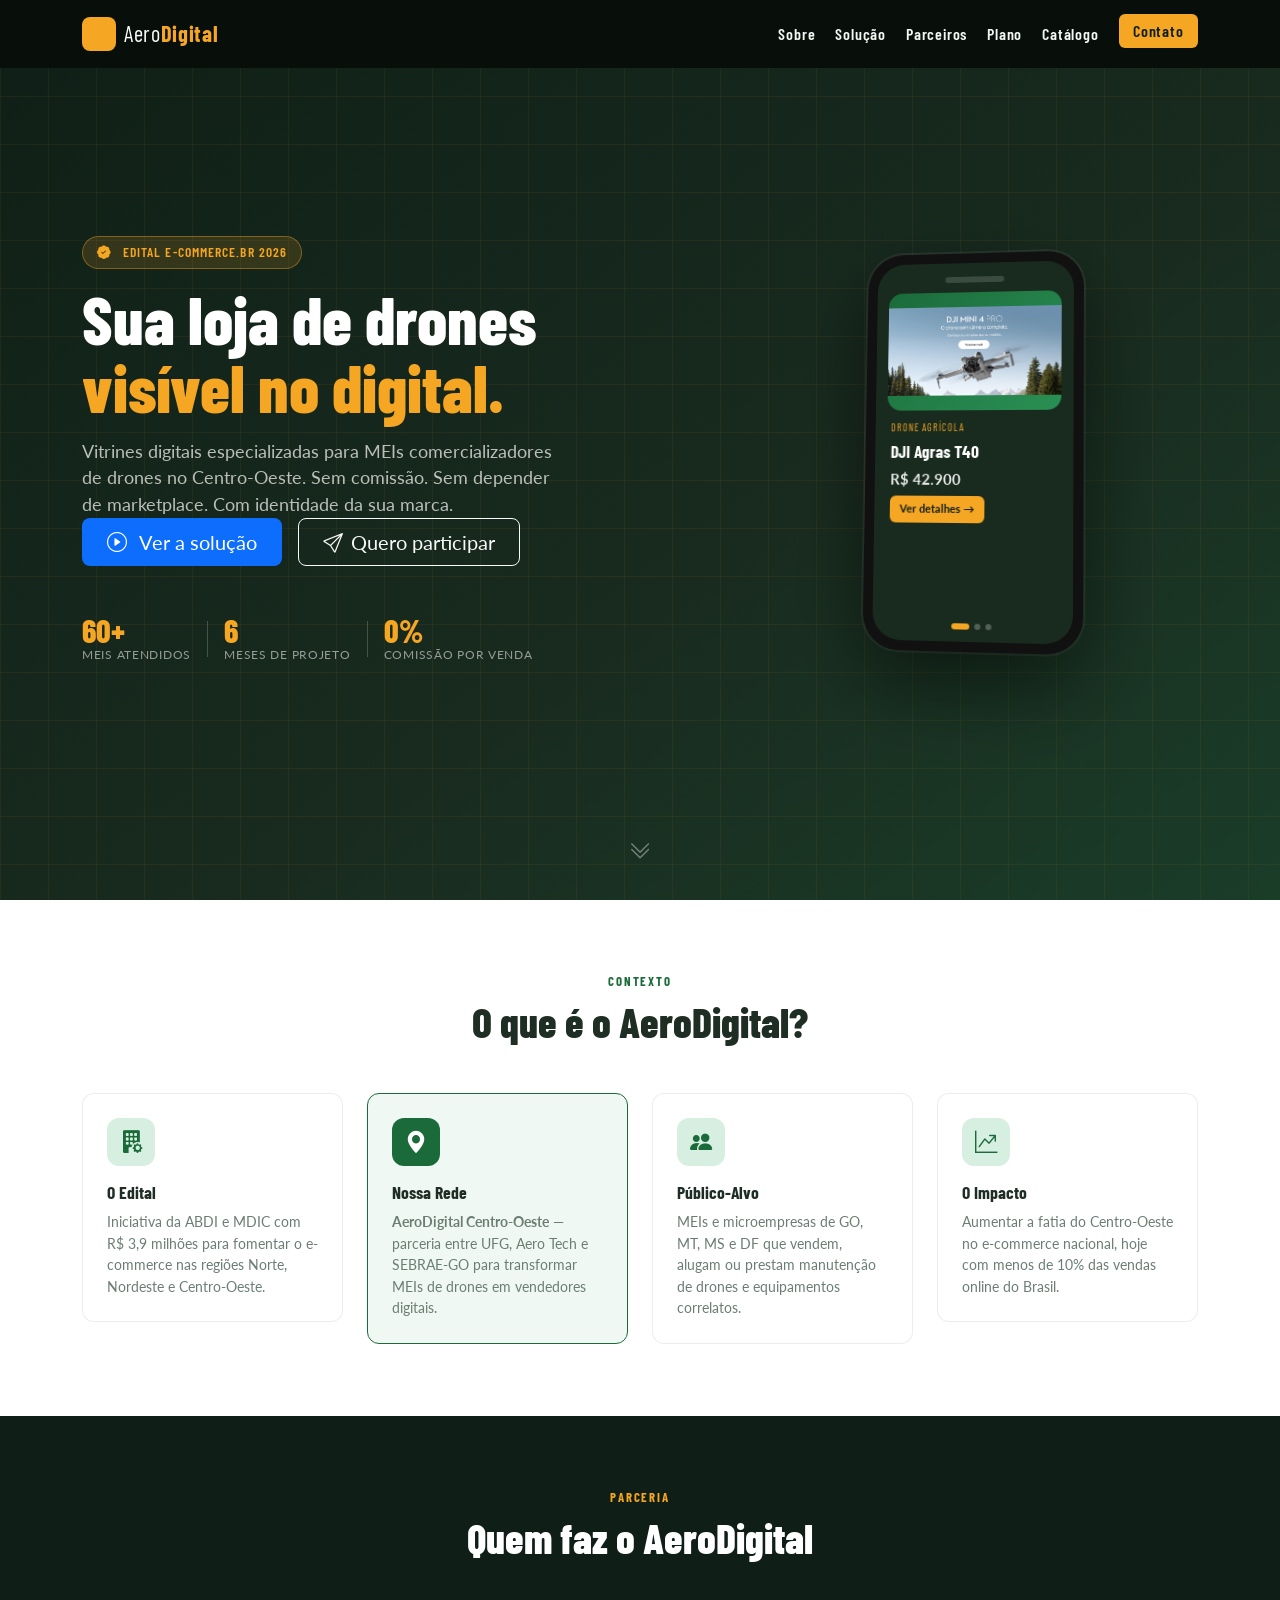
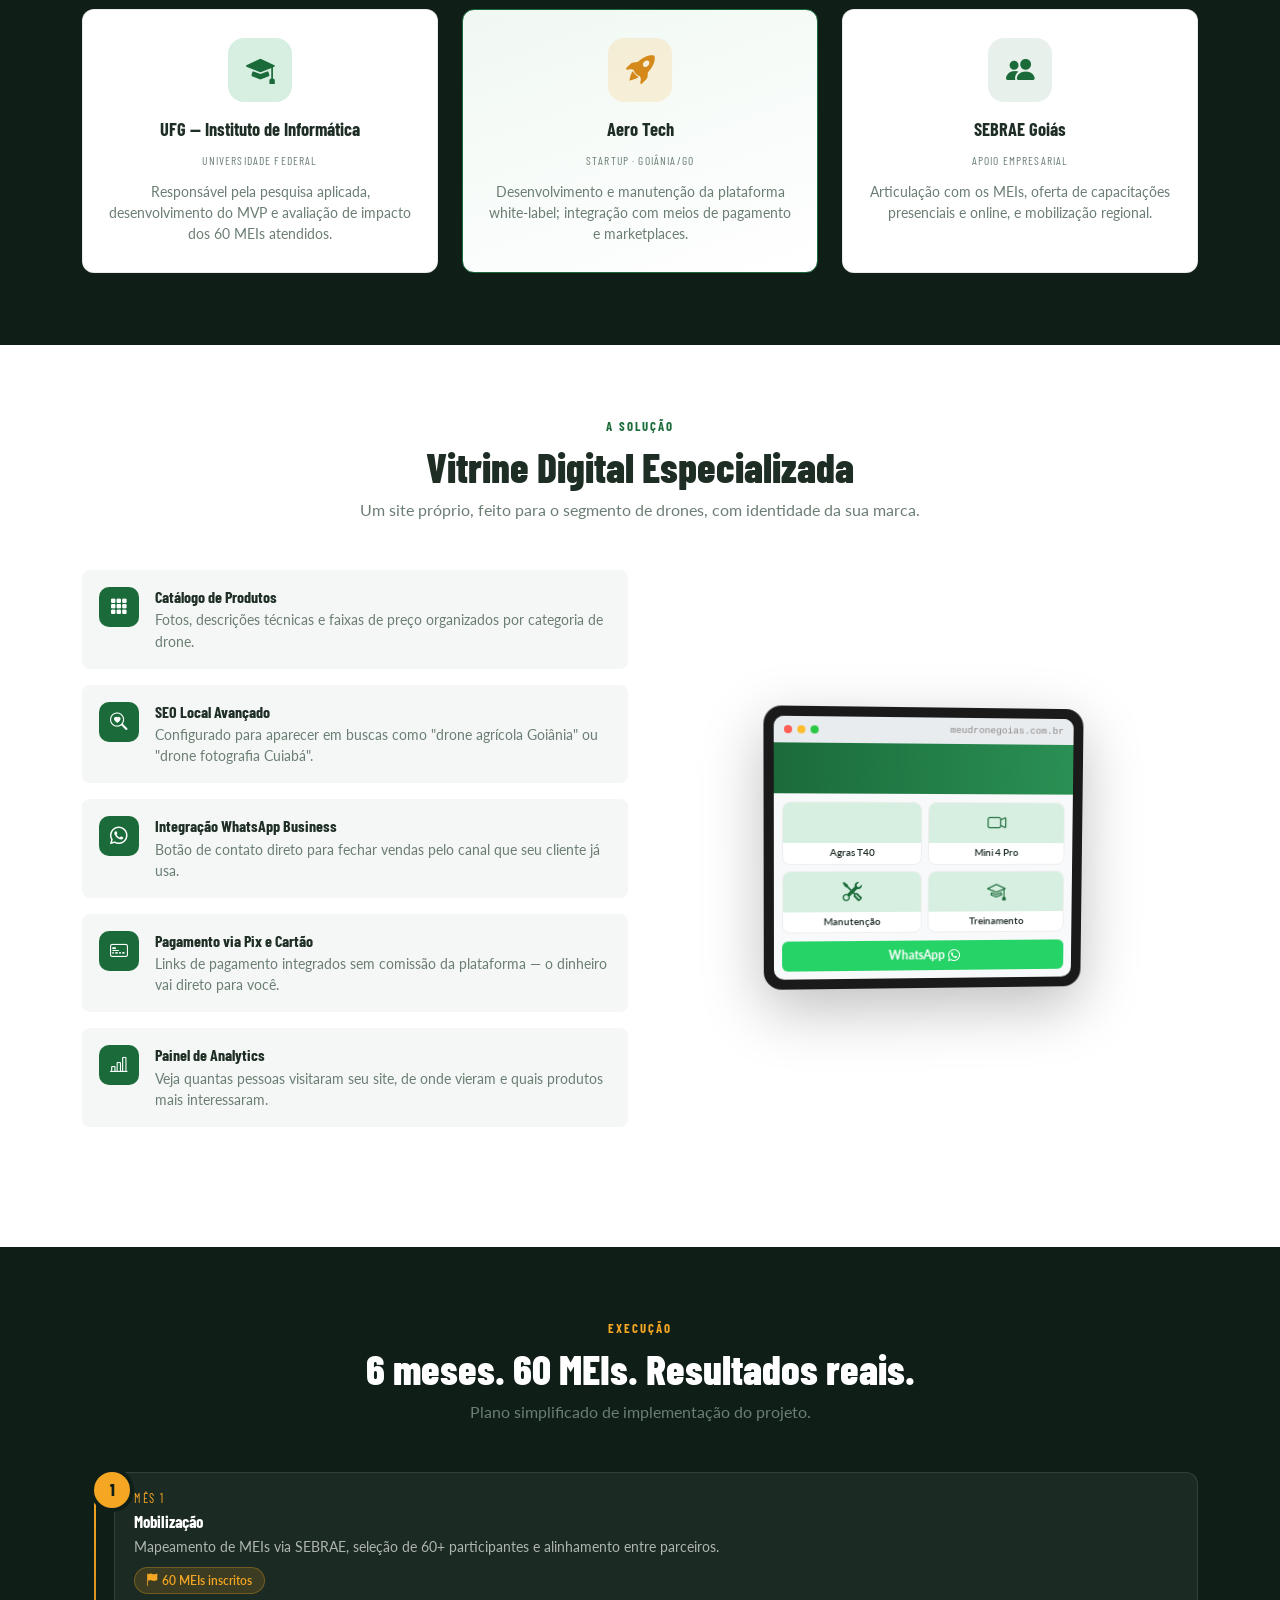
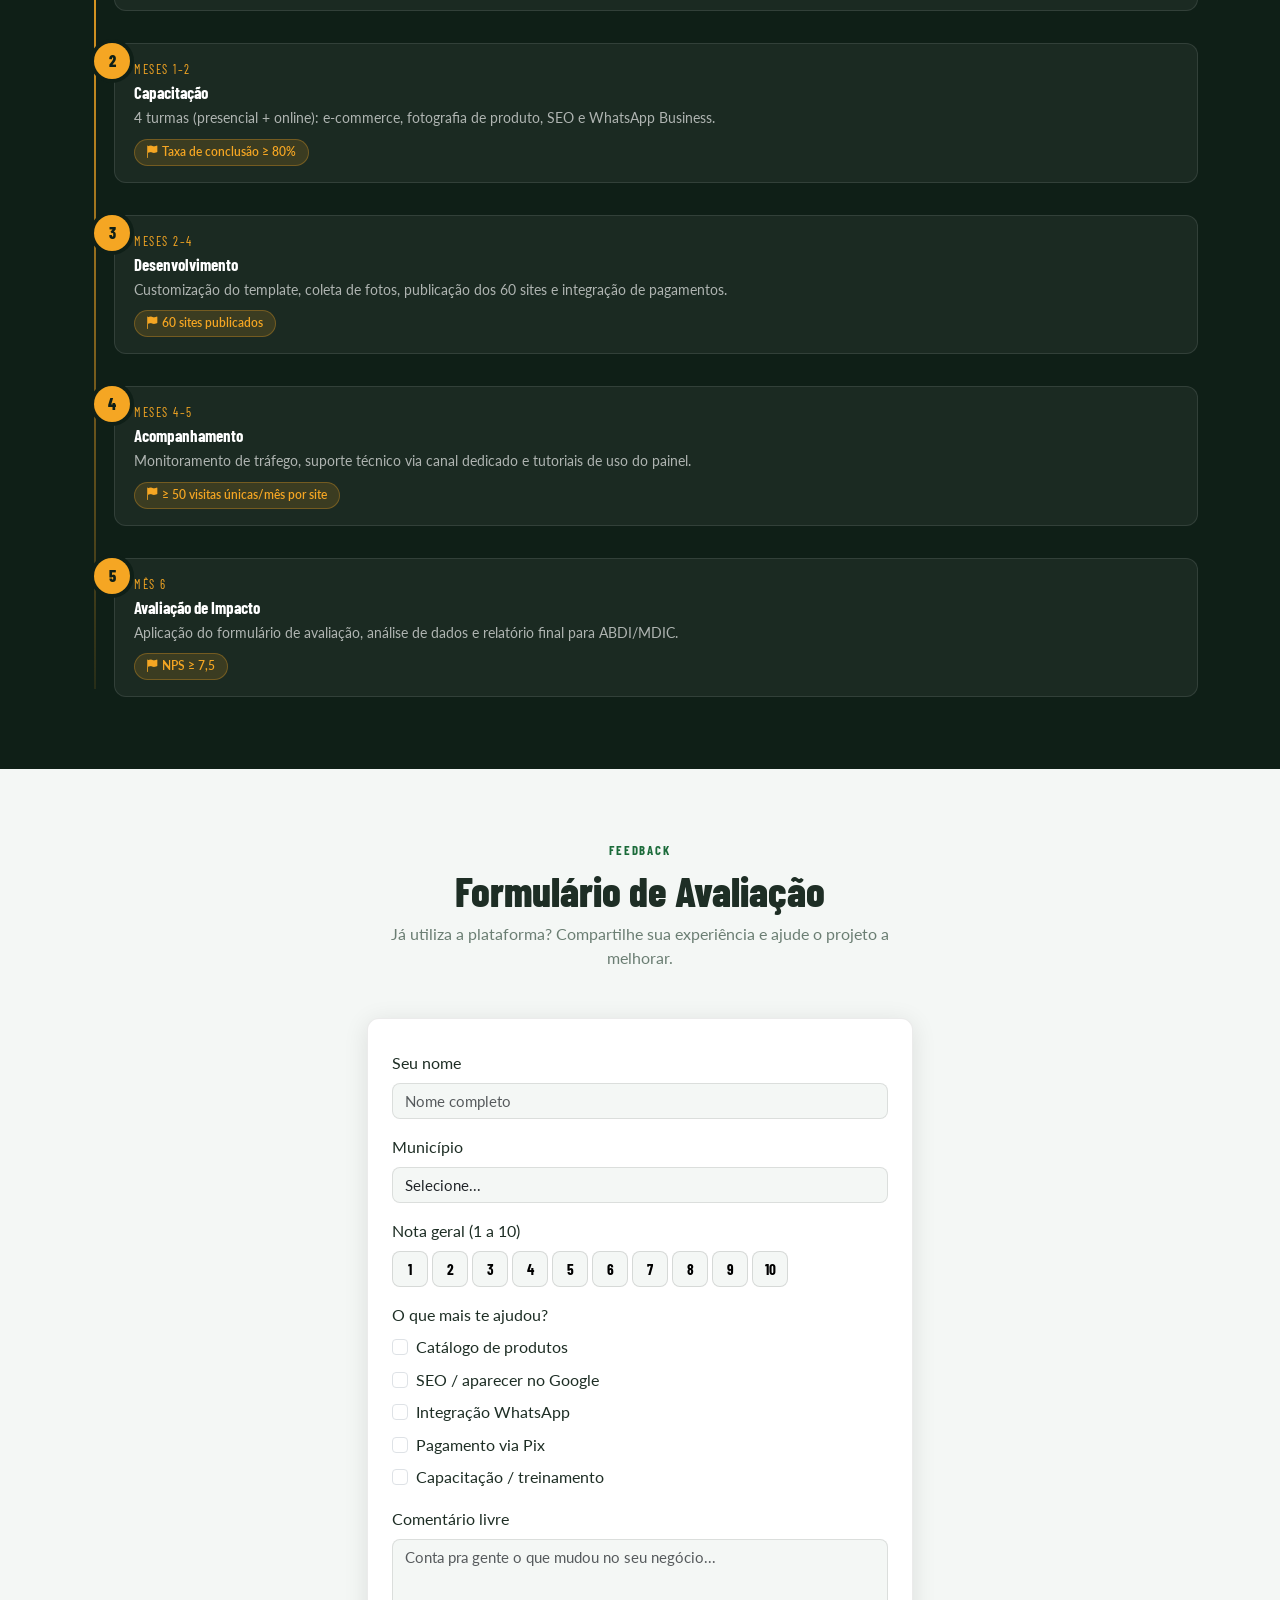
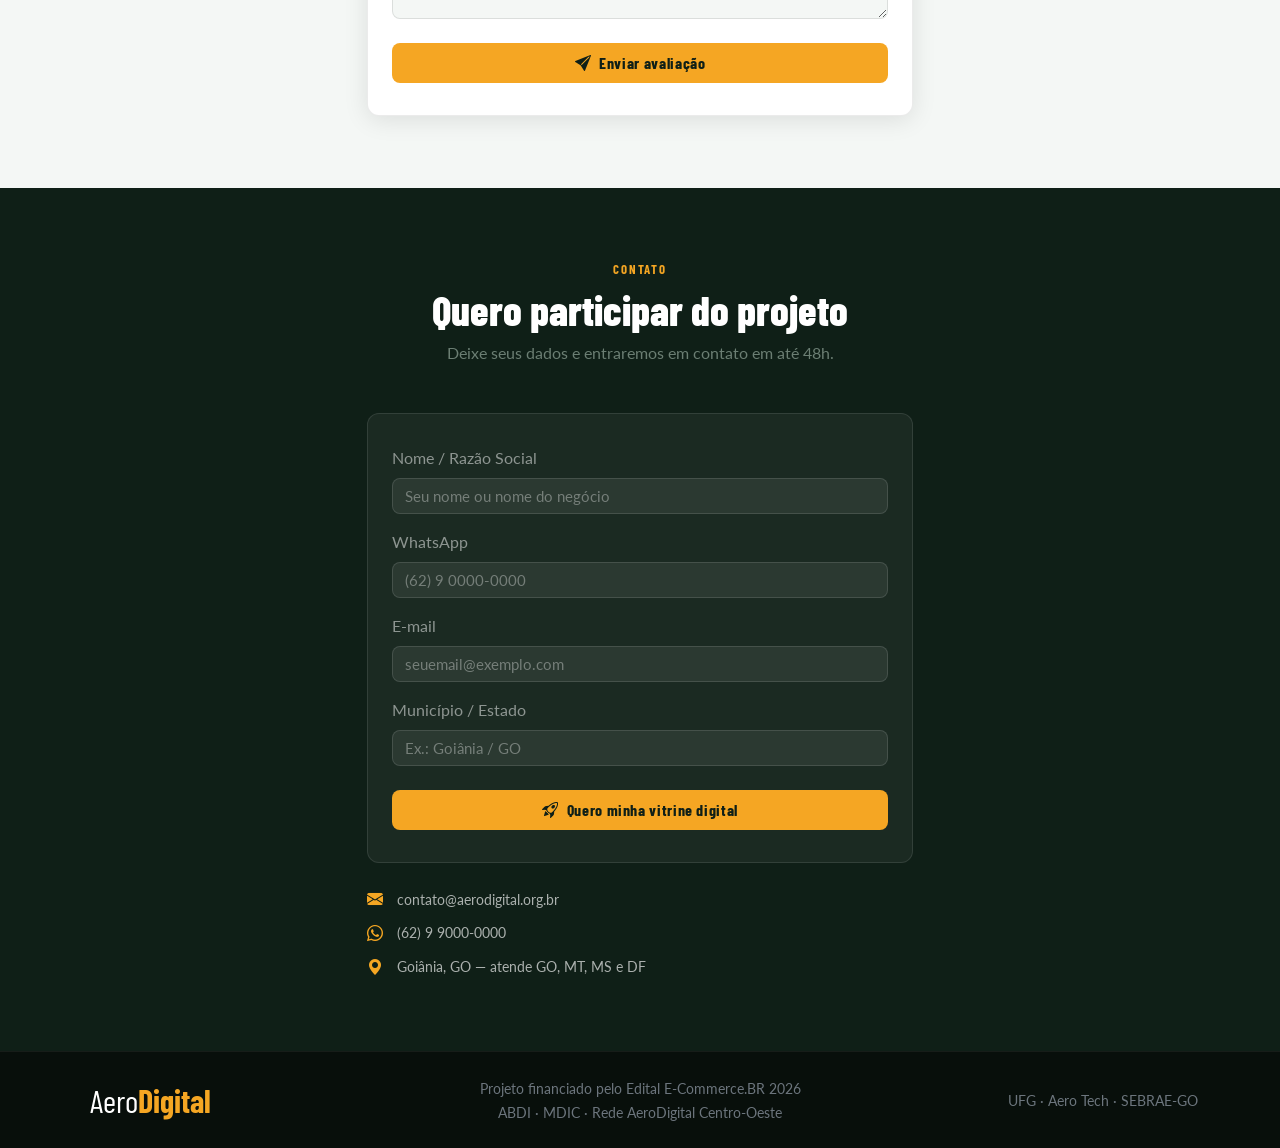
<file: index.html>
<!DOCTYPE html>
<html lang="pt-BR">
<head>
  <meta charset="UTF-8" />
  <meta name="viewport" content="width=device-width, initial-scale=1.0" />
  <meta name="description" content="AeroDigital Centro-Oeste — Vitrines digitais para MEIs de drones no Centro-Oeste brasileiro." />
  <title>AeroDigital Centro-Oeste</title>

  <!-- Bootstrap 5 -->
  <link href="https://cdn.jsdelivr.net/npm/bootstrap@5.3.3/dist/css/bootstrap.min.css" rel="stylesheet" />
  <!-- Bootstrap Icons -->
  <link href="https://cdn.jsdelivr.net/npm/bootstrap-icons@1.11.3/font/bootstrap-icons.min.css" rel="stylesheet" />
  <!-- Google Fonts -->
  <link href="https://fonts.googleapis.com/css2?family=Barlow+Condensed:wght@400;600;700;800&family=Lato:wght@300;400;700&display=swap" rel="stylesheet" />
  <!-- Custom CSS -->
  <link rel="stylesheet" href="style.css" />
</head>
<body>

<!-- ════════════════════════════════════════════
     NAVBAR
════════════════════════════════════════════ -->
<nav class="navbar navbar-expand-lg navbar-dark fixed-top" id="mainNav">
  <div class="container">
    <a class="navbar-brand d-flex align-items-center gap-2" href="#hero">
      <span class="brand-icon"><i class="bi bi-drone"></i></span>
      <span>Aero<strong>Digital</strong></span>
    </a>
    <button class="navbar-toggler border-0" type="button"
      data-bs-toggle="collapse" data-bs-target="#navbarNav"
      aria-controls="navbarNav" aria-expanded="false" aria-label="Menu">
      <span class="navbar-toggler-icon"></span>
    </button>
    <div class="collapse navbar-collapse" id="navbarNav">
      <ul class="navbar-nav ms-auto gap-lg-1">
        <li class="nav-item">
          <a class="nav-link" href="#sobre">Sobre</a></li>
        <li class="nav-item">
          <a class="nav-link" href="#solucao">Solução</a></li>
        <li class="nav-item">
          <a class="nav-link" href="#parceiros">Parceiros</a></li>
        <li class="nav-item">
          <a class="nav-link" href="#plano">Plano</a></li>
        <li class="nav-item">
          <a class="nav-link" href="/catalogo.html">Catálogo</a></li>
        <li class="nav-item ms-lg-2">
          <a class="nav-link btn-nav" href="#contato">Contato</a>
        </li>
      </ul>
    </div>
  </div>
</nav>

<!-- ════════════════════════════════════════════
     HERO
════════════════════════════════════════════ -->
<section id="hero" class="hero-section d-flex align-items-center">
  <div class="hero-grid-overlay"></div>
  <div class="container position-relative z-1">
    <div class="row align-items-center min-vh-100 py-5">
      <div class="col-12 col-lg-7 text-center text-lg-start">
        <div class="hero-badge mb-3 animate-fade-up" style="--delay:.1s">
          <i class="bi bi-patch-check-fill me-1"></i> Edital E-Commerce.BR 2026
        </div>
        <h1 class="hero-title animate-fade-up" style="--delay:.2s">
          Sua loja de drones<br/>
          <span class="text-accent">visível no digital.</span>
        </h1>
        <p class="hero-sub animate-fade-up" style="--delay:.3s">
          Vitrines digitais especializadas para MEIs comercializadores de
          drones no Centro-Oeste. Sem comissão. Sem depender de marketplace.
          Com identidade da sua marca.
        </p>
        <div class="d-flex flex-column flex-sm-row gap-3 justify-content-center justify-content-lg-start animate-fade-up" style="--delay:.4s">
          <a href="#solucao" class="btn bg-primary btn-lg px-4 text-white">
            <i class="bi bi-play-circle me-2"></i> Ver a solução
          </a>
          <a href="#contato" class="btn btn-outline-light btn-lg px-4">
            <i class="bi bi-send me-2"></i>Quero participar
          </a>
        </div>
        <div class="hero-stats mt-5 animate-fade-up" style="--delay:.5s">
          <div class="stat-item">
            <span class="stat-num">60+</span>
            <span class="stat-label">MEIs atendidos</span>
          </div>
          <div class="stat-divider"></div>
          <div class="stat-item">
            <span class="stat-num">6</span>
            <span class="stat-label">meses de projeto</span>
          </div>
          <div class="stat-divider"></div>
          <div class="stat-item">
            <span class="stat-num">0%</span>
            <span class="stat-label">comissão por venda</span>
          </div>
        </div>
      </div>
      <div class="col-12 col-lg-5 d-flex justify-content-center mt-5 mt-lg-0 animate-fade-up" style="--delay:.35s">
        <div class="hero-phone-mockup">
          <div class="phone-frame">
            <div class="phone-screen">
              <div class="mockup-bar"></div>
              <div class="mockup-img-placeholder">
                <img src="imagemdrone4.webp" alt="">
                <i class="bi bi-drone"></i>
              </div>
              <div class="mockup-content">
                <div class="mkp-tag">Drone Agrícola</div>
                <div class="mkp-title">DJI Agras T40</div>
                <div class="mkp-price">R$ 42.900</div>
                <div class="mkp-btn">Ver detalhes →</div>
              </div>
              <div class="mockup-nav-dots">
                <span class="dot active"></span>
                <span class="dot"></span>
                <span class="dot"></span>
              </div>
            </div>
          </div>
        </div>
      </div>
    </div>
  </div>
  <a href="#sobre" class="scroll-down-arrow">
    <i class="bi bi-chevron-double-down"></i>
  </a>
</section>

<!-- ════════════════════════════════════════════
     SOBRE — Contexto do edital
════════════════════════════════════════════ -->
<section id="sobre" class="section-light py-5">
  <div class="container py-4">
    <div class="section-label text-center mb-2">Contexto</div>
    <h2 class="section-title text-center mb-5">O que é o AeroDigital?</h2>
    <div class="row g-4 align-items-start">
      <div class="col-12 col-md-6 col-lg-3">
        <div class="context-card h-100">
          <div class="cc-icon"><i class="bi bi-building-fill-gear"></i></div>
          <h5>O Edital</h5>
          <p>Iniciativa da ABDI e MDIC com R$ 3,9 milhões para fomentar o e-commerce nas regiões Norte, Nordeste e Centro-Oeste.</p>
        </div>
      </div>
      <div class="col-12 col-md-6 col-lg-3">
        <div class="context-card h-100 featured">
          <div class="cc-icon"><i class="bi bi-geo-alt-fill"></i></div>
          <h5>Nossa Rede</h5>
          <p><strong>AeroDigital Centro-Oeste</strong> — parceria entre UFG, Aero Tech e SEBRAE-GO para transformar MEIs de drones em vendedores digitais.</p>
        </div>
      </div>
      <div class="col-12 col-md-6 col-lg-3">
        <div class="context-card h-100">
          <div class="cc-icon"><i class="bi bi-people-fill"></i></div>
          <h5>Público-Alvo</h5>
          <p>MEIs e microempresas de GO, MT, MS e DF que vendem, alugam ou prestam manutenção de drones e equipamentos correlatos.</p>
        </div>
      </div>
      <div class="col-12 col-md-6 col-lg-3">
        <div class="context-card h-100">
          <div class="cc-icon"><i class="bi bi-graph-up-arrow"></i></div>
          <h5>O Impacto</h5>
          <p>Aumentar a fatia do Centro-Oeste no e-commerce nacional, hoje com menos de 10% das vendas online do Brasil.</p>
        </div>
      </div>
    </div>
  </div>
</section>
<!--
<section id="problema" class="section-dark py-5">
  <div class="container py-4">
    <div class="section-label text-center mb-2" style="color:var(--accent)">O Problema</div>
    <h2 class="section-title text-center text-white mb-2">A invisibilidade digital dos MEIs</h2>
    <p class="section-sub text-center mb-5">
      O mercado de drones cresce 40% ao ano — mas os MEIs do Centro-Oeste ficam de fora.
    </p>
    <div class="row g-4 mb-5">
      <div class="col-12 col-sm-6 col-lg-3">
        <div class="stat-card">
          <div class="sc-number">&lt;10%</div>
          <div class="sc-label">do e-commerce nacional vem do Norte + Nordeste + Centro-Oeste (Webshoppers 49, 2024)</div>
        </div>
      </div>
      <div class="col-12 col-sm-6 col-lg-3">
        <div class="stat-card">
          <div class="sc-number">12%</div>
          <div class="sc-label">dos MEIs do Centro-Oeste têm site ou loja virtual própria (SEBRAE, 2023)</div>
        </div>
      </div>
      <div class="col-12 col-sm-6 col-lg-3">
        <div class="stat-card">
          <div class="sc-number">2,4×</div>
          <div class="sc-label">maior é o prazo médio de entrega no Norte vs Sudeste (ABECOM, 2023)</div>
        </div>
      </div>
      <div class="col-12 col-sm-6 col-lg-3">
        <div class="stat-card">
          <div class="sc-number">70%</div>
          <div class="sc-label">das vendas online concentradas apenas no Sudeste (NielsenIQ | Ebit, 2024)</div>
        </div>
      </div>
    </div>
    <div class="problem-quote">
      <i class="bi bi-quote quote-icon"></i>
      <p>
        "Sem presença online, o MEI de drones do Centro-Oeste não consegue comunicar
        o que o diferencia das grandes plataformas: assistência técnica local,
        conhecimento do terreno regional e atendimento personalizado."
      </p>
    </div>
  </div>
</section> -->

<!-- ════════════════════════════════════════════
     PARCEIROS
════════════════════════════════════════════ -->
<section id="parceiros" class="section-dark py-5">
  <div class="container py-4">
    <div class="section-label text-center mb-2" style="color:var(--accent)">Parceria</div>
    <h2 class="section-title text-center text-white mb-5">Quem faz o AeroDigital</h2>
    <div class="row g-4 justify-content-center">
      <div class="col-12 col-md-4">
        <div class="partner-card h-100">
          <div class="pc-icon academic"><i class="bi bi-mortarboard-fill"></i></div>
          <h5>UFG — Instituto de Informática</h5>
          <span class="pc-tag">Universidade Federal</span>
          <p>Responsável pela pesquisa aplicada, desenvolvimento do MVP e avaliação de impacto dos 60 MEIs atendidos.</p>
        </div>
      </div>
      <div class="col-12 col-md-4">
        <div class="partner-card featured h-100">
          <div class="pc-icon startup"><i class="bi bi-rocket-takeoff-fill"></i></div>
          <h5>Aero Tech</h5>
          <span class="pc-tag">Startup · Goiânia/GO</span>
          <p>Desenvolvimento e manutenção da plataforma white-label; integração com meios de pagamento e marketplaces.</p>
        </div>
      </div>
      <div class="col-12 col-md-4">
        <div class="partner-card h-100">
          <div class="pc-icon support"><i class="bi bi-people-fill"></i></div>
          <h5>SEBRAE Goiás</h5>
          <span class="pc-tag">Apoio Empresarial</span>
          <p>Articulação com os MEIs, oferta de capacitações presenciais e online, e mobilização regional.</p>
        </div>
      </div>
    </div>
  </div>
</section>



<!-- ════════════════════════════════════════════
     SOLUÇÃO — MVP + funcionalidades
════════════════════════════════════════════ -->
<section id="solucao" class="section-white py-5">
  <div class="container py-4">
    <div class="section-label text-center mb-2">A Solução</div>
    <h2 class="section-title text-center mb-2">Vitrine Digital Especializada</h2>
    <p class="section-sub text-center mb-5">
      Um site próprio, feito para o segmento de drones, com identidade da sua marca.
    </p>

    <div class="row g-4 align-items-center mb-5">
      <div class="col-12 col-lg-6 order-2 order-lg-1">
        <div class="feature-list">
          <div class="feature-item">
            <div class="fi-icon"><i class="bi bi-grid-3x3-gap-fill"></i></div>
            <div>
              <h6>Catálogo de Produtos</h6>
              <p>Fotos, descrições técnicas e faixas de preço organizados por categoria de drone.</p>
            </div>
          </div>
          <div class="feature-item">
            <div class="fi-icon"><i class="bi bi-search-heart"></i></div>
            <div>
              <h6>SEO Local Avançado</h6>
              <p>Configurado para aparecer em buscas como "drone agrícola Goiânia" ou "drone fotografia Cuiabá".</p>
            </div>
          </div>
          <div class="feature-item">
            <div class="fi-icon"><i class="bi bi-whatsapp"></i></div>
            <div>
              <h6>Integração WhatsApp Business</h6>
              <p>Botão de contato direto para fechar vendas pelo canal que seu cliente já usa.</p>
            </div>
          </div>
          <div class="feature-item">
            <div class="fi-icon"><i class="bi bi-credit-card-2-front"></i></div>
            <div>
              <h6>Pagamento via Pix e Cartão</h6>
              <p>Links de pagamento integrados sem comissão da plataforma — o dinheiro vai direto para você.</p>
            </div>
          </div>
          <div class="feature-item">
            <div class="fi-icon"><i class="bi bi-bar-chart-line"></i></div>
            <div>
              <h6>Painel de Analytics</h6>
              <p>Veja quantas pessoas visitaram seu site, de onde vieram e quais produtos mais interessaram.</p>
            </div>
          </div>
        </div>
      </div>
      <div class="col-12 col-lg-6 order-1 order-lg-2 d-flex justify-content-center">
        <div class="tablet-mockup">
          <div class="tablet-frame">
            <div class="tablet-screen">
              <div class="tab-header">
                <span class="tab-dot red"></span>
                <span class="tab-dot yellow"></span>
                <span class="tab-dot green"></span>
                <span class="tab-url">meudronegoias.com.br</span>
              </div>
              <div class="tab-hero-strip"></div>
              <div class="tab-grid">
                <div class="tab-card"><div class="tab-card-img"><i class="bi bi-drone"></i></div><div class="tab-card-text">Agras T40</div></div>
                <div class="tab-card"><div class="tab-card-img"><i class="bi bi-camera-video"></i></div><div class="tab-card-text">Mini 4 Pro</div></div>
                <div class="tab-card"><div class="tab-card-img"><i class="bi bi-tools"></i></div><div class="tab-card-text">Manutenção</div></div>
                <div class="tab-card"><div class="tab-card-img"><i class="bi bi-mortarboard"></i></div><div class="tab-card-text">Treinamento</div></div>
              </div>
              <div class="tab-cta">WhatsApp <i class="bi bi-whatsapp"></i></div>
            </div>
          </div>
        </div>
      </div>
    </div>
  </div>
</section>
<!--  ════════════════════════════════════════════
     DIFERENCIAIS — tabela comparativa
════════════════════════════════════════════ 
<section id="diferenciais" class="section-mid py-5">
  <div class="container py-4">
    <div class="section-label text-center mb-2">Por que escolher?</div>
    <h2 class="section-title text-center mb-2">AeroDigital vs. alternativas</h2>
    <p class="section-sub text-center mb-5">
      Por que um site próprio é melhor do que Instagram ou Mercado Livre para vender drones?
    </p>

    <div class="table-responsive diff-table-wrap">
      <table class="table diff-table text-center align-middle">
        <thead>
          <tr>
            <th class="text-start">Critério</th>
            <th><i class="bi bi-instagram me-1"></i>Instagram</th>
            <th><i class="bi bi-shop me-1"></i>Mercado Livre</th>
            <th class="highlight-col"><i class="bi bi-drone me-1"></i>AeroDigital</th>
          </tr>
        </thead>
        <tbody>
          <tr>
            <td class="text-start fw-semibold">Identidade da marca</td>
            <td><i class="bi bi-dash-circle text-warning"></i><br/><small>Limitada</small></td>
            <td><i class="bi bi-x-circle text-danger"></i><br/><small>Nenhuma</small></td>
            <td class="highlight-col"><i class="bi bi-check-circle-fill text-success"></i><br/><small>Site próprio</small></td>
          </tr>
          <tr>
            <td class="text-start fw-semibold">Dados dos clientes</td>
            <td><i class="bi bi-x-circle text-danger"></i><br/><small>Da Meta</small></td>
            <td><i class="bi bi-x-circle text-danger"></i><br/><small>Do marketplace</small></td>
            <td class="highlight-col"><i class="bi bi-check-circle-fill text-success"></i><br/><small>100% seus</small></td>
          </tr>
          <tr>
            <td class="text-start fw-semibold">Comissão por venda</td>
            <td><i class="bi bi-dash-circle text-warning"></i><br/><small>Alcance pago</small></td>
            <td><i class="bi bi-x-circle text-danger"></i><br/><small>12–22%</small></td>
            <td class="highlight-col"><i class="bi bi-check-circle-fill text-success"></i><br/><small>Zero</small></td>
          </tr>
          <tr>
            <td class="text-start fw-semibold">SEO local (Google)</td>
            <td><i class="bi bi-x-circle text-danger"></i><br/><small>Não aparece</small></td>
            <td><i class="bi bi-dash-circle text-warning"></i><br/><small>Ranqueia o site deles</small></td>
            <td class="highlight-col"><i class="bi bi-check-circle-fill text-success"></i><br/><small>"drone Goiânia"</small></td>
          </tr>
          <tr>
            <td class="text-start fw-semibold">Nicho de drones</td>
            <td><i class="bi bi-x-circle text-danger"></i><br/><small>Genérico</small></td>
            <td><i class="bi bi-x-circle text-danger"></i><br/><small>Alta concorrência</small></td>
            <td class="highlight-col"><i class="bi bi-check-circle-fill text-success"></i><br/><small>100% especializado</small></td>
          </tr>
          <tr>
            <td class="text-start fw-semibold">Autonomia do MEI</td>
            <td><i class="bi bi-dash-circle text-warning"></i><br/><small>Dep. de algoritmo</small></td>
            <td><i class="bi bi-dash-circle text-warning"></i><br/><small>Sujeito a bloqueios</small></td>
            <td class="highlight-col"><i class="bi bi-check-circle-fill text-success"></i><br/><small>Painel próprio</small></td>
          </tr>
        </tbody>
      </table>
    </div>

    <div class="insight-box mt-4">
      <i class="bi bi-lightbulb-fill me-2"></i>
      <span>O comprador de drone agrícola no Centro-Oeste valoriza suporte técnico local e assistência presencial.
      Essas vantagens só ficam visíveis em um site próprio — nunca dentro de um marketplace.</span>
    </div>
  </div>
</section>
 -->

<!-- ════════════════════════════════════════════
     PLANO DE EXECUÇÃO — timeline
════════════════════════════════════════════ -->
<section id="plano" class="section-dark py-5">
  <div class="container py-4">
    <div class="section-label text-center mb-2" style="color:var(--accent)">Execução</div>
    <h2 class="section-title text-center text-white mb-2">6 meses. 60 MEIs. Resultados reais.</h2>
    <p class="section-sub text-center mb-5">Plano simplificado de implementação do projeto.</p>

    <div class="timeline">
      <div class="tl-item">
        <div class="tl-marker">1</div>
        <div class="tl-content">
          <div class="tl-phase">Mês 1</div>
          <h6>Mobilização</h6>
          <p>Mapeamento de MEIs via SEBRAE, seleção de 60+ participantes e alinhamento entre parceiros.</p>
          <div class="tl-kpi"><i class="bi bi-flag-fill me-1"></i>60 MEIs inscritos</div>
        </div>
      </div>
      <div class="tl-item">
        <div class="tl-marker">2</div>
        <div class="tl-content">
          <div class="tl-phase">Meses 1–2</div>
          <h6>Capacitação</h6>
          <p>4 turmas (presencial + online): e-commerce, fotografia de produto, SEO e WhatsApp Business.</p>
          <div class="tl-kpi"><i class="bi bi-flag-fill me-1"></i>Taxa de conclusão ≥ 80%</div>
        </div>
      </div>
      <div class="tl-item">
        <div class="tl-marker">3</div>
        <div class="tl-content">
          <div class="tl-phase">Meses 2–4</div>
          <h6>Desenvolvimento</h6>
          <p>Customização do template, coleta de fotos, publicação dos 60 sites e integração de pagamentos.</p>
          <div class="tl-kpi"><i class="bi bi-flag-fill me-1"></i>60 sites publicados</div>
        </div>
      </div>
      <div class="tl-item">
        <div class="tl-marker">4</div>
        <div class="tl-content">
          <div class="tl-phase">Meses 4–5</div>
          <h6>Acompanhamento</h6>
          <p>Monitoramento de tráfego, suporte técnico via canal dedicado e tutoriais de uso do painel.</p>
          <div class="tl-kpi"><i class="bi bi-flag-fill me-1"></i>≥ 50 visitas únicas/mês por site</div>
        </div>
      </div>
      <div class="tl-item">
        <div class="tl-marker">5</div>
        <div class="tl-content">
          <div class="tl-phase">Mês 6</div>
          <h6>Avaliação de Impacto</h6>
          <p>Aplicação do formulário de avaliação, análise de dados e relatório final para ABDI/MDIC.</p>
          <div class="tl-kpi"><i class="bi bi-flag-fill me-1"></i>NPS ≥ 7,5</div>
        </div>
      </div>
    </div>
  </div>
</section>

<!-- ════════════════════════════════════════════
     AVALIAÇÃO — formulário
════════════════════════════════════════════ -->
<section id="avaliacao" class="section-mid py-5">
  <div class="container py-4">
    <div class="section-label text-center mb-2">Feedback</div>
    <h2 class="section-title text-center mb-2">Formulário de Avaliação</h2>
    <p class="section-sub text-center mb-5">
      Já utiliza a plataforma? Compartilhe sua experiência e ajude o projeto a melhorar.
    </p>
    <div class="row justify-content-center">
      <div class="col-12 col-md-8 col-lg-6">
        <div class="eval-form-card">
          <div id="formArea">
            <div class="mb-3">
              <label class="form-label">Seu nome</label>
              <input type="text" class="form-control custom-input" id="evalNome" placeholder="Nome completo" />
            </div>
            <div class="mb-3">
              <label class="form-label">Município</label>
              <select class="form-select custom-input" id="evalCidade">
                <option value="">Selecione...</option>
                <option>Goiânia / GO</option>
                <option>Brasília / DF</option>
                <option>Cuiabá / MT</option>
                <option>Campo Grande / MS</option>
                <option>Outro município</option>
              </select>
            </div>
            <div class="mb-3">
              <label class="form-label">Nota geral (1 a 10)</label>
              <div class="nps-scale" id="npsScale">
                <!-- gerado pelo JS -->
              </div>
            </div>
            <div class="mb-3">
              <label class="form-label">O que mais te ajudou?</label>
              <div class="check-group">
                <div class="form-check"><input class="form-check-input" type="checkbox" id="ch1"><label class="form-check-label" for="ch1">Catálogo de produtos</label></div>
                <div class="form-check"><input class="form-check-input" type="checkbox" id="ch2"><label class="form-check-label" for="ch2">SEO / aparecer no Google</label></div>
                <div class="form-check"><input class="form-check-input" type="checkbox" id="ch3"><label class="form-check-label" for="ch3">Integração WhatsApp</label></div>
                <div class="form-check"><input class="form-check-input" type="checkbox" id="ch4"><label class="form-check-label" for="ch4">Pagamento via Pix</label></div>
                <div class="form-check"><input class="form-check-input" type="checkbox" id="ch5"><label class="form-check-label" for="ch5">Capacitação / treinamento</label></div>
              </div>
            </div>
            <div class="mb-4">
              <label class="form-label">Comentário livre</label>
              <textarea class="form-control custom-input" id="evalComment" rows="3" placeholder="Conta pra gente o que mudou no seu negócio..."></textarea>
            </div>
            <button class="btn btn-accent w-100 py-2" onclick="submitForm()">
              <i class="bi bi-send-fill me-2"></i>Enviar avaliação
            </button>
          </div>
          <div id="formSuccess" class="text-center py-4 d-none">
            <div class="success-icon"><i class="bi bi-check-circle-fill"></i></div>
            <h5 class="mt-3 mb-2">Obrigado pelo seu feedback!</h5>
            <p class="text-muted">Sua avaliação foi registrada e vai ajudar a melhorar o projeto AeroDigital.</p>
            <button class="btn btn-outline-secondary mt-2" onclick="resetForm()">Enviar outra avaliação</button>
          </div>
        </div>
      </div>
    </div>
  </div>
</section>

<!-- ════════════════════════════════════════════
     CONTATO
════════════════════════════════════════════ -->
<section id="contato" class="section-dark py-5">
  <div class="container py-4">
    <div class="section-label text-center mb-2" style="color:var(--accent)">Contato</div>
    <h2 class="section-title text-center text-white mb-2">Quero participar do projeto</h2>
    <p class="section-sub text-center mb-5">Deixe seus dados e entraremos em contato em até 48h.</p>
    <div class="row justify-content-center">
      <div class="col-12 col-md-8 col-lg-6">
        <div class="contact-card">
          <div id="contactArea">
            <div class="mb-3">
              <label class="form-label text-white-50">Nome / Razão Social</label>
              <input type="text" class="form-control contact-input" id="cNome" placeholder="Seu nome ou nome do negócio" />
            </div>
            <div class="mb-3">
              <label class="form-label text-white-50">WhatsApp</label>
              <input type="tel" class="form-control contact-input" id="cWpp" placeholder="(62) 9 0000-0000" />
            </div>
            <div class="mb-3">
              <label class="form-label text-white-50">E-mail</label>
              <input type="email" class="form-control contact-input" id="cEmail" placeholder="seuemail@exemplo.com" />
            </div>
            <div class="mb-4">
              <label class="form-label text-white-50">Município / Estado</label>
              <input type="text" class="form-control contact-input" id="cCidade" placeholder="Ex.: Goiânia / GO" />
            </div>
            <button class="btn btn-accent w-100 py-2" onclick="submitContact()">
              <i class="bi bi-rocket-takeoff me-2"></i>Quero minha vitrine digital
            </button>
          </div>
          <div id="contactSuccess" class="text-center py-4 d-none">
            <div class="success-icon accent"><i class="bi bi-rocket-takeoff-fill"></i></div>
            <h5 class="text-white mt-3 mb-2">Cadastro recebido!</h5>
            <p class="text-white-50">Em breve um dos parceiros da Rede AeroDigital vai entrar em contato com você.</p>
          </div>
        </div>

        <div class="contact-info mt-4">
          <div class="ci-item">
            <i class="bi bi-envelope-fill"></i>
            <span>contato@aerodigital.org.br</span>
          </div>
          <div class="ci-item">
            <i class="bi bi-whatsapp"></i>
            <span>(62) 9 9000-0000</span>
          </div>
          <div class="ci-item">
            <i class="bi bi-geo-alt-fill"></i>
            <span>Goiânia, GO — atende GO, MT, MS e DF</span>
          </div>
        </div>
      </div>
    </div>
  </div>
</section>

<!-- ════════════════════════════════════════════
     FOOTER
════════════════════════════════════════════ -->
<footer class="main-footer py-4">
  <div class="container">
    <div class="row align-items-center gy-3">
      <div class="col-12 col-md-4 text-center text-md-start">
        <span class="footer-brand"><i class="bi bi-drone me-2"></i>Aero<strong>Digital</strong></span>
      </div>
      <div class="col-12 col-md-4 text-center">
        <small class="text-secondary ">Projeto financiado pelo Edital E-Commerce.BR 2026<br/>ABDI · MDIC · Rede AeroDigital Centro-Oeste</small>
      </div>
      <div class="col-12 col-md-4 text-center text-md-end">
        <small class="text-secondary">UFG · Aero Tech · SEBRAE-GO</small>
      </div>
    </div>
  </div>
</footer>

<!-- Bootstrap JS -->
<script src="https://cdn.jsdelivr.net/npm/bootstrap@5.3.3/dist/js/bootstrap.bundle.min.js"></script>
<!-- Custom JS -->
<script src="main.js"></script>
</body>
</html>
</file>
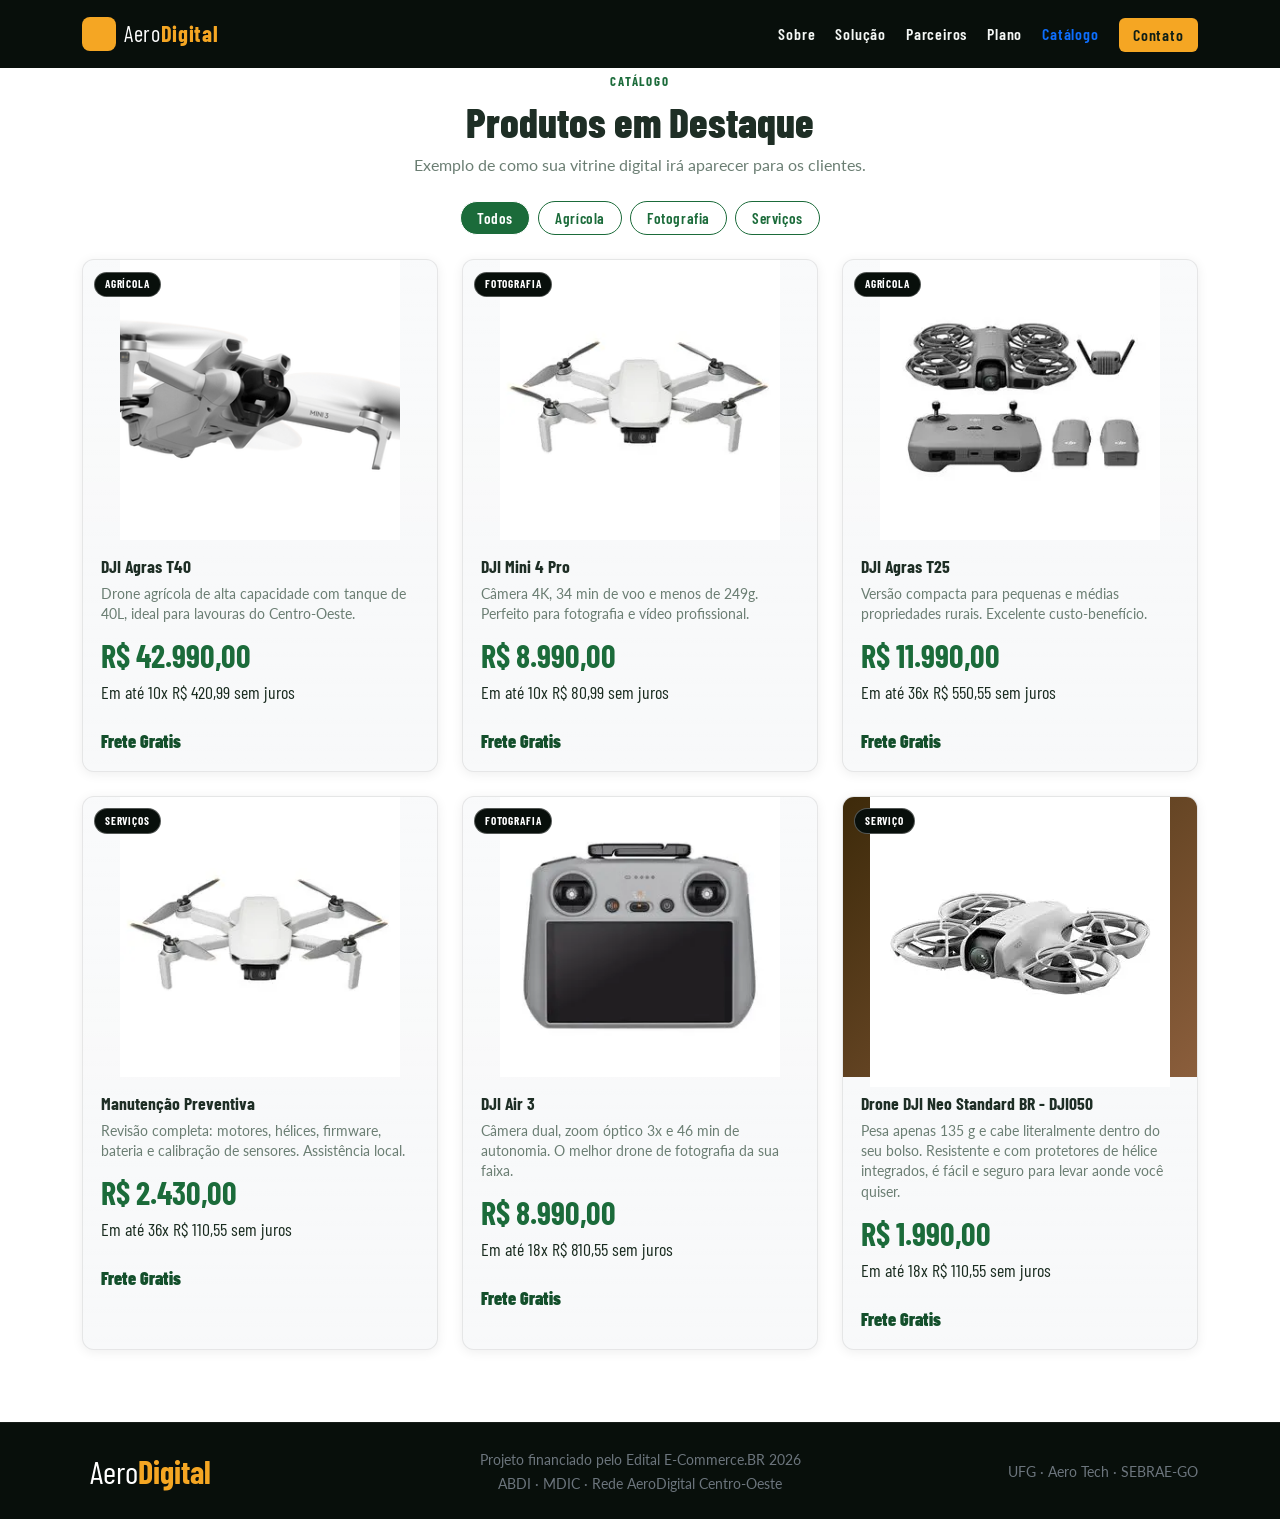
<file: catalogo.html>
<!DOCTYPE html>
<html lang="pt-BR">
<head>
    <meta charset="UTF-8">
    <meta name="viewport" content="width=device-width, initial-scale=1.0">
    <title>catalogo</title>
    <!-- Bootstrap 5 -->
    <link href="https://cdn.jsdelivr.net/npm/bootstrap@5.3.3/dist/css/bootstrap.min.css" rel="stylesheet" />
    <!-- Bootstrap Icons -->
    <link href="https://cdn.jsdelivr.net/npm/bootstrap-icons@1.11.3/font/bootstrap-icons.min.css" rel="stylesheet" />
    <!-- Google Fonts -->
    <link href="https://fonts.googleapis.com/css2?family=Barlow+Condensed:wght@400;600;700;800&family=Lato:wght@300;400;700&display=swap" rel="stylesheet" />
    <!-- Custom CSS -->
    <link rel="stylesheet" href="style.css" />
</head>
<body>
  
    
<!-- ════════════════════════════════════════════
     NAVBAR
════════════════════════════════════════════ -->
<nav class="navbar navbar-expand-lg navbar-dark fixed-top" id="mainNav">
  <div class="container">
    <a class="navbar-brand d-flex align-items-center gap-2" href="/index.html#hero">
      <span class="brand-icon"><i class="bi bi-drone"></i></span>
      <span>Aero<strong>Digital</strong></span>
    </a>
    <button class="navbar-toggler border-0" type="button"
      data-bs-toggle="collapse" data-bs-target="#navbarNav"
      aria-controls="navbarNav" aria-expanded="false" aria-label="Menu">
      <span class="navbar-toggler-icon"></span>
    </button>
    <div class="collapse navbar-collapse" id="navbarNav">
      <ul class="navbar-nav ms-auto gap-lg-1">
        <li class="nav-item">
          <a class="nav-link" href="/index.html#sobre">Sobre</a></li>
        <li class="nav-item">
          <a class="nav-link" href="/index.html#solucao">Solução</a></li>
        <li class="nav-item">
          <a class="nav-link" href="/index.html#parceiros">Parceiros</a></li>
        <li class="nav-item">
          <a class="nav-link" href="/index.html#plano">Plano</a></li>
        <li class="nav-item">
          <a class="nav-link text-primary" href="/catalogo.html">Catálogo</a></li>
        <li class="nav-item ms-lg-2 mt-1">
          <a class="nav-link btn-nav" href="index.html#contato">Contato</a>
        </li>
      </ul>
    </div>
  </div>
</nav>




<!-- ════════════════════════════════════════════
     CATÁLOGO — produtos de exemplo
════════════════════════════════════════════ -->
<section id="catalogo" class="section-light py-5">
  <div class="container py-4">
    <div class="section-label text-center mb-2">Catálogo</div>
    <h2 class="section-title text-center mb-2">Produtos em Destaque</h2>
    <p class="section-sub text-center mb-4">Exemplo de como sua vitrine digital irá aparecer para os clientes.</p>

    <!-- Filtros -->
    <div class="d-flex flex-wrap gap-2 justify-content-center mb-4" id="filterBtns">
      <button class="btn btn-filter active" data-filter="todos">Todos</button>
      <button class="btn btn-filter" data-filter="agricola">Agrícola</button>
      <button class="btn btn-filter" data-filter="foto">Fotografia</button>
      <button class="btn btn-filter" data-filter="servico">Serviços</button>
    </div>

    <div class="row g-4" id="productGrid">
      <!-- Card 1 -->
      <div class="col-12 col-sm-6 col-lg-4" data-cat="agricola">
        <div class="product-card h-100 bg-light bg-gradient">
          <div class="pc-img">
            <img class="pc-img" src="imagemdrone1.png" alt="">
            <i class="bi bi-drone"></i>
            <span class="pc-badge">Agrícola</span>
          </div>
          <div class="pc-body">
            <h6 class="pc-name">DJI Agras T40</h6>
            <p class="pc-desc">Drone agrícola de alta capacidade com tanque de 40L, ideal para lavouras do Centro-Oeste.</p>
            <div class="pc-footer">
              <span class="pc-price">R$ 42.990,00</span>
              <br>
              <span class="pc-juros">Em até 10x R$ 420,99 sem juros</span>
              <br>
            </div>
            <span class="pc-frete">Frete Gratis</span>
          </div>
        </div>
      </div>
      <!-- Card 2 -->
      <div class="col-12 col-sm-6 col-lg-4" data-cat="foto">
        <div class="product-card h-100 bg-light bg-gradient">
          <div class="pc-img">
            <img class="pc-img" src="imagemdrone2.webp" alt="">
            <i class="bi bi-drone"></i>
            <span class="pc-badge">Fotografia</span>
          </div>
          <div class="pc-body">
            <h6 class="pc-name">DJI Mini 4 Pro</h6>
            <p class="pc-desc">Câmera 4K, 34 min de voo e menos de 249g. Perfeito para fotografia e vídeo profissional.</p>
            <div class="pc-footer">
              <span class="pc-price">R$ 8.990,00</span>
              <br>
              <span class="pc-juros">Em até 10x R$ 80,99 sem juros</span>
              <br>
            </div>
            <span class="pc-frete">Frete Gratis</span>
          </div>
        </div>
      </div>
      <!-- Card 3 -->
      <div class="col-12 col-sm-6 col-lg-4" data-cat="agricola">
        <div class="product-card h-100 bg-light bg-gradient">
           <div class="pc-img">
            <img class="pc-img" src="imagemdrone5.webp" alt="">
            <i class="bi bi-drone"></i>
            <span class="pc-badge">agrícola</span>
          </div>
          <div class="pc-body">
            <h6 class="pc-name">DJI Agras T25</h6>
            <p class="pc-desc">Versão compacta para pequenas e médias propriedades rurais. Excelente custo-benefício.</p>
            <div class="pc-footer">
              <span class="pc-price">R$ 11.990,00</span>
              <br>
              <span class="pc-juros">Em até 36x R$ 550,55 sem juros</span>
              <br>
            </div>
            <span class="pc-frete">Frete Gratis</span>
          </div>
        </div>
      </div>
      <!-- Card 4 -->
      <div class="col-12 col-sm-6 col-lg-4" data-cat="servico">
        <div class="product-card h-100 bg-light bg-gradient">
           <div class="pc-img">
            <img class="pc-img" src="imagemdrone2.webp" alt="">
            <i class="bi bi-drone"></i>
            <span class="pc-badge">Serviços</span>
          </div>
          <div class="pc-body">
            <h6 class="pc-name">Manutenção Preventiva</h6>
            <p class="pc-desc">Revisão completa: motores, hélices, firmware, bateria e calibração de sensores. Assistência local.</p>
            <div class="pc-footer">
              <span class="pc-price">R$ 2.430,00</span>
              <br>
              <span class="pc-juros">Em até 36x R$ 110,55 sem juros</span>
              <br>
            </div>
            <span class="pc-frete">Frete Gratis</span>
          </div>
        </div>
      </div>
      <!-- Card 5 -->
      <div class="col-12 col-sm-6 col-lg-4" data-cat="foto">
        <div class="product-card h-100 bg-light bg-gradient">
           <div class="pc-img">
            <img class="pc-img" src="imagemdrone3.webp" alt="">
            <i class="bi bi-drone"></i>
            <span class="pc-badge">Fotografia</span>
          </div>
          <div class="pc-body">
            <h6 class="pc-name">DJI Air 3</h6>
            <p class="pc-desc">Câmera dual, zoom óptico 3x e 46 min de autonomia. O melhor drone de fotografia da sua faixa.</p>
            <div class="pc-footer">
              <span class="pc-price">R$ 8.990,00</span>
              <br>
              <span class="pc-juros">Em até 18x R$ 810,55 sem juros</span>
              <br>
            </div>
            <span class="pc-frete">Frete Gratis</span>
          </div>
        </div>
      </div>
      <!-- Card 6 -->
      <div class="col-12 col-sm-6 col-lg-4" data-cat="servico">
        <div class="product-card h-100 bg-light bg-gradient">
          <div class="pc-img servico-bg">
            <img src="imagemdrone1.webp" alt="">
            <!-- <i class="bi bi-mortarboard-fill"></i> -->
            <span class="pc-badge servico">Serviço</span>
          </div>
          <div class="pc-body">
            <h6 class="pc-name">Drone DJI Neo Standard BR - DJI050</h6>
            <p class="pc-desc">Pesa apenas 135 g e cabe literalmente dentro do seu bolso. Resistente e com protetores de hélice integrados, é fácil e seguro para levar aonde você quiser.</p>

            <div class="pc-footer">
              <span class="pc-price">R$ 1.990,00</span>
              <br>
              <span class="pc-juros">Em até 18x R$ 110,55 sem juros</span>
              <br>
            </div>
            <span class="pc-frete">Frete Gratis</span>
          </div>
        </div>
      </div>
    </div>
  </div>
</section>


<!-- ════════════════════════════════════════════
     FOOTER
════════════════════════════════════════════ -->
<footer class="main-footer py-4">
  <div class="container">
    <div class="row align-items-center gy-3">
      <div class="col-12 col-md-4 text-center text-md-start">
        <span class="footer-brand"><i class="bi bi-drone me-2"></i>Aero<strong>Digital</strong></span>
      </div>
      <div class="col-12 col-md-4 text-center">
        <small class="text-secondary ">Projeto financiado pelo Edital E-Commerce.BR 2026<br/>ABDI · MDIC · Rede AeroDigital Centro-Oeste</small>
      </div>
      <div class="col-12 col-md-4 text-center text-md-end">
        <small class="text-secondary">UFG · Aero Tech · SEBRAE-GO</small>
      </div>
    </div>
  </div>
</footer>


<!-- Bootstrap JS -->
<script src="https://cdn.jsdelivr.net/npm/bootstrap@5.3.3/dist/js/bootstrap.bundle.min.js"></script>
<!-- Custom JS -->
<script src="main.js"></script>

</body>
</html>
</file>
<file: style.css>
/* ═══════════════════════════════════════════════
   AERODIGITAL CENTRO-OESTE — CSS Mobile-First
   Fonte: Barlow Condensed (display) + Lato (body)
═══════════════════════════════════════════════ */

/* ── Variáveis ────────────────────────────────── */
:root {
  --green:        #1B6B3A;
  --green-dark:   #134f2b;
  --green-light:  #D6EFE0;
  --green-mid:    #f0f8f3;
  --accent:       #F5A623;
  --accent-dark:  #d4891a;
  --dark:         #0f1f17;
  --dark2:        #192b1f;
  --mid:          #f4f7f5;
  --text:         #1e2e25;
  --text-muted:   #6b7e73;
  --white:        #ffffff;
  --radius:       12px;
  --radius-sm:    8px;
  --shadow:       0 4px 24px rgba(0,0,0,.10);
  --shadow-lg:    0 8px 40px rgba(0,0,0,.16);
  --transition:   .25s cubic-bezier(.4,0,.2,1);
}

/* ── Reset / Base ──────────────────────────────── */
*, *::before, *::after { box-sizing: border-box; }

html { scroll-behavior: smooth; }

body {
  font-family: 'Lato', sans-serif;
  color: var(--text);
  background: var(--white);
  overflow-x: hidden;
}

img { max-width: 100%; }

/* ── Typography ────────────────────────────────── */
.section-label {
  font-family: 'Barlow Condensed', sans-serif;
  font-weight: 700;
  font-size: .8rem;
  letter-spacing: .15em;
  text-transform: uppercase;
  color: var(--green);
}


.section-title {
  font-family: 'Barlow Condensed', sans-serif;
  font-weight: 800;
  font-size: clamp(1.8rem, 5vw, 2.6rem);
  line-height: 1.1;
  color: var(--text);
}

.section-sub {
  font-size: 1rem;
  color: var(--text-muted);
  max-width: 560px;
  margin-left: auto;
  margin-right: auto;
}

/* ── Sections ──────────────────────────────────── */
.section-light { background: var(--white); }
.section-mid   { background: var(--mid); }
.section-dark  { background: var(--dark); }

/* ── Animations ────────────────────────────────── */
.animate-fade-up {
  opacity: 0;
  transform: translateY(24px);
  animation: fadeUp .6s ease forwards;
  animation-delay: var(--delay, 0s);
}

@keyframes fadeUp {
  to { opacity: 1; transform: translateY(0); }
}

.reveal {
  opacity: 0;
  transform: translateY(30px);
  transition: opacity .55s ease, transform .55s ease;
}
.reveal.visible {
  opacity: 1;
  transform: translateY(0);
}

/* ══════════════════════════════════════════════
   NAVBAR
══════════════════════════════════════════════ */
#mainNav {
  background-color: #080f0b;
  padding: .75rem 0;
  transition: background var(--transition), box-shadow var(--transition);
}
#mainNav.scrolled {
  box-shadow: 0 2px 20px rgba(0,0,0,.3);
}

.navbar-brand {
  font-family: 'Barlow Condensed', sans-serif;
  font-size: 1.4rem;
  letter-spacing: .03em;
  color: var(--white) !important;
}
.navbar-brand strong { color: var(--accent); }

.brand-icon {
  display: inline-flex;
  align-items: center;
  justify-content: center;
  width: 34px; height: 34px;
  background: var(--accent);
  border-radius: 8px;
  color: var(--dark);
  font-size: 1rem;
}

.nav-link {
  font-family: 'Barlow Condensed', sans-serif;
  font-weight: 600;
  font-size: 1rem;
  letter-spacing: .05em;
  color: var(--mid);
  transition: color var(--transition);
}
.nav-link:hover { color: var(--accent) !important; }

.btn-nav {
  background: var(--accent) !important;
  color: var(--dark) !important;
  border-radius: 6px;
  padding: .3rem .9rem !important;
}
.btn-nav:hover { background: var(--accent-dark) !important; }

/* ══════════════════════════════════════════════
   HERO
══════════════════════════════════════════════ */
.hero-section {
  min-height: 100vh;
  background: linear-gradient(145deg, var(--dark) 0%, var(--dark2) 60%, #1a3d28 100%);
  position: relative;
  overflow: hidden;
}

.hero-grid-overlay {
  position: absolute;
  inset: 0;
  background-image:
    linear-gradient(rgba(245,166,35,.06) 1px, transparent 1px),
    linear-gradient(90deg, rgba(245,166,35,.06) 1px, transparent 1px);
  background-size: 48px 48px;
  pointer-events: none;
}

.hero-badge {
  display: inline-flex;
  align-items: center;
  gap: .4rem;
  background: rgba(245,166,35,.15);
  border: 1px solid rgba(245,166,35,.4);
  color: var(--accent);
  font-family: 'Barlow Condensed', sans-serif;
  font-weight: 600;
  font-size: .85rem;
  letter-spacing: .08em;
  text-transform: uppercase;
  padding: .35rem .9rem;
  border-radius: 99px;
}

.hero-title {
  font-family: 'Barlow Condensed', sans-serif;
  font-weight: 800;
  font-size: clamp(2.4rem, 8vw, 4.2rem);
  line-height: 1.0;
  color: var(--white);
  margin-bottom: 1.2rem;
}
.text-accent { color: var(--accent); }

.hero-sub {
  font-size: clamp(.95rem, 2.5vw, 1.1rem);
  color: rgba(255,255,255,.7);
  max-width: 480px;
  margin-bottom: 1.8rem;
}

/* Buttons */
.btn-accent {
  background: var(--accent);
  color: var(--dark);
  font-family: 'Barlow Condensed', sans-serif;
  font-weight: 700;
  font-size: 1rem;
  letter-spacing: .04em;
  border: none;
  border-radius: var(--radius-sm);
  transition: background var(--transition), transform var(--transition);
}
.btn-accent:hover {
  background: var(--accent-dark);
  color: var(--dark);
  transform: translateY(-2px);
}

/* Hero stats */
.hero-stats {
  display: flex;
  align-items: center;
  gap: 1rem;
  flex-wrap: wrap;
}
.stat-item { display: flex; flex-direction: column; }
.stat-num {
  font-family: 'Barlow Condensed', sans-serif;
  font-weight: 800;
  font-size: 2rem;
  color: var(--accent);
  line-height: 1;
}
.stat-label {
  font-size: .75rem;
  color: rgba(255,255,255,.55);
  text-transform: uppercase;
  letter-spacing: .06em;
}
.stat-divider {
  width: 1px; height: 36px;
  background: rgba(255,255,255,.2);
}

/* Phone mockup */
.hero-phone-mockup { perspective: 1000px; }
.phone-frame {
  width: 220px;
  background: #111;
  border-radius: 36px;
  padding: 10px;
  box-shadow: 0 30px 80px rgba(0,0,0,.5), 0 0 0 2px rgba(255,255,255,.08);
  transform: rotateY(-8deg) rotateX(4deg);
  animation: float 4s ease-in-out infinite;
}
@keyframes float {
  0%,100% { transform: rotateY(-8deg) rotateX(4deg) translateY(0); }
  50%      { transform: rotateY(-8deg) rotateX(4deg) translateY(-10px); }
}
.phone-screen {
  background: var(--dark2);
  border-radius: 28px;
  overflow: hidden;
  padding: 14px 12px 12px;
  min-height: 380px;
  display: flex;
  flex-direction: column;
  gap: 10px;
}
.mockup-bar {
  width: 60px; height: 6px;
  background: rgba(255,255,255,.15);
  border-radius: 99px;
  align-self: center;
}
.mockup-img-placeholder {
  background: linear-gradient(135deg, var(--green) 0%, #2a9054 100%);
  border-radius: 14px;
  height: 120px;
  display: flex;
  align-items: center;
  justify-content: center;
  font-size: 3rem;
  color: rgba(255,255,255,.7);
}
.mockup-content { padding: 0 4px; }
.mkp-tag {
  font-size: .65rem;
  font-family: 'Barlow Condensed', sans-serif;
  letter-spacing: .1em;
  text-transform: uppercase;
  color: var(--accent);
  margin-bottom: 2px;
}
.mkp-title {
  font-family: 'Barlow Condensed', sans-serif;
  font-weight: 700;
  font-size: 1.1rem;
  color: var(--white);
}
.mkp-price {
  font-weight: 700;
  font-size: .95rem;
  color: rgba(255,255,255,.9);
  margin: 4px 0;
}
.mkp-btn {
  background: var(--accent);
  color: var(--dark);
  font-size: .7rem;
  font-weight: 700;
  border-radius: 6px;
  padding: 5px 10px;
  display: inline-block;
}
.mockup-nav-dots {
  display: flex;
  gap: 5px;
  justify-content: center;
  margin-top: auto;
}
.dot {
  width: 6px; height: 6px;
  border-radius: 99px;
  background: rgba(255,255,255,.25);
  transition: all var(--transition);
}
.dot.active { width: 18px; background: var(--accent); }

/* Scroll arrow */
.scroll-down-arrow {
  position: absolute;
  bottom: 2rem;
  left: 50%;
  transform: translateX(-50%);
  color: rgba(255,255,255,.4);
  font-size: 1.4rem;
  text-decoration: none;
  animation: bounce 2s infinite;
}
@keyframes bounce {
  0%,100% { transform: translateX(-50%) translateY(0); }
  50%      { transform: translateX(-50%) translateY(8px); }
}

/* ══════════════════════════════════════════════
   SOBRE — context cards
══════════════════════════════════════════════ */
.context-card {
  background: var(--white);
  border: 1px solid rgba(0,0,0,.07);
  border-radius: var(--radius);
  padding: 1.5rem;
  transition: transform var(--transition), box-shadow var(--transition);
}
.context-card:hover {
  transform: translateY(-4px);
  box-shadow: var(--shadow);
}
.context-card.featured {
  border-color: var(--green);
  background: var(--green-mid);
}
.context-card.featured .cc-icon { background: var(--green); color: var(--white); }
.cc-icon {
  width: 48px; height: 48px;
  background: var(--green-light);
  border-radius: 12px;
  display: flex; align-items: center; justify-content: center;
  font-size: 1.4rem;
  color: var(--green);
  margin-bottom: 1rem;
}
.context-card h5 {
  font-family: 'Barlow Condensed', sans-serif;
  font-weight: 700;
  font-size: 1.1rem;
  margin-bottom: .5rem;
}
.context-card p { font-size: .9rem; color: var(--text-muted); margin: 0; }

/* ══════════════════════════════════════════════
   PROBLEMA — stat cards
══════════════════════════════════════════════ */
.stat-card {
  background: rgba(255,255,255,.05);
  border: 1px solid rgba(255,255,255,.1);
  border-radius: var(--radius);
  padding: 1.5rem;
  text-align: center;
  transition: transform var(--transition), background var(--transition);
}


.stat-card:hover {
  background: rgba(245,166,35,.08);
  border-color: rgba(245,166,35,.3);
  transform: translateY(-4px);
}
.sc-number {
  font-family: 'Barlow Condensed', sans-serif;
  font-weight: 800;
  font-size: 2.8rem;
  color: var(--accent);
  line-height: 1;
  margin-bottom: .5rem;
}
.sc-label { font-size: .82rem; color: rgba(255,255,255,.6); }

.problem-quote {
  background: rgba(245,166,35,.08);
  border-left: 4px solid var(--accent);
  border-radius: 0 var(--radius) var(--radius) 0;
  padding: 1.5rem 1.5rem 1.5rem 2rem;
  position: relative;
}
.problem-quote p {
  color: rgba(255,255,255,.8);
  font-style: italic;
  font-size: 1rem;
  margin: 0;
}
.quote-icon {
  font-size: 2.5rem;
  color: var(--accent);
  opacity: .4;
  position: absolute;
  top: .5rem;
  left: .5rem;
  line-height: 1;
}

/* ══════════════════════════════════════════════
   SOLUÇÃO — feature list
══════════════════════════════════════════════ */
.feature-list { display: flex; flex-direction: column; gap: 1rem; }

.feature-item {
  display: flex;
  align-items: flex-start;
  gap: 1rem;
  padding: 1rem;
  background: var(--mid);
  border-radius: var(--radius-sm);
  border: 1px solid transparent;
  transition: border-color var(--transition), background var(--transition);
}
.feature-item:hover {
  border-color: var(--green-light);
  background: var(--green-mid);
}
.fi-icon {
  min-width: 40px; height: 40px;
  background: var(--green);
  border-radius: 10px;
  display: flex; align-items: center; justify-content: center;
  color: var(--white);
  font-size: 1.1rem;
}
.feature-item h6 {
  font-family: 'Barlow Condensed', sans-serif;
  font-weight: 700;
  font-size: 1rem;
  margin-bottom: .2rem;
}
.feature-item p { font-size: .88rem; color: var(--text-muted); margin: 0; }

/* Tablet mockup */
.tablet-mockup { perspective: 1200px; }
.tablet-frame {
  width: min(320px, 90vw);
  background: #1a1a1a;
  border-radius: 18px;
  padding: 10px;
  box-shadow: 0 20px 60px rgba(0,0,0,.25), 0 0 0 2px rgba(255,255,255,.06);
  transform: rotateY(6deg) rotateX(-3deg);
}
.tablet-screen {
  background: #f8f9fa;
  border-radius: 10px;
  overflow: hidden;
  min-height: 220px;
}
.tab-header {
  background: #e9ecef;
  padding: 6px 10px;
  display: flex;
  align-items: center;
  gap: 5px;
}
.tab-dot {
  width: 8px; height: 8px;
  border-radius: 50%;
}
.tab-dot.red    { background: #ff5f57; }
.tab-dot.yellow { background: #febc2e; }
.tab-dot.green  { background: #28c840; }
.tab-url {
  font-size: .6rem;
  color: #888;
  margin-left: auto;
  font-family: monospace;
}
.tab-hero-strip {
  background: linear-gradient(90deg, var(--green) 0%, #2a9054 100%);
  height: 50px;
}
.tab-grid {
  display: grid;
  grid-template-columns: 1fr 1fr;
  gap: 6px;
  padding: 8px;
}
.tab-card {
  background: var(--white);
  border-radius: 8px;
  overflow: hidden;
  border: 1px solid #eee;
}
.tab-card-img {
  background: var(--green-light);
  height: 40px;
  display: flex;
  align-items: center;
  justify-content: center;
  color: var(--green);
  font-size: 1.2rem;
}
.tab-card-text {
  font-size: .6rem;
  font-weight: 600;
  text-align: center;
  padding: 3px 4px;
  color: var(--text);
}
.tab-cta {
  background: #25D366;
  color: white;
  text-align: center;
  font-size: .75rem;
  font-weight: 700;
  padding: 6px;
  margin: 0 8px 8px;
  border-radius: 6px;
}

/* ══════════════════════════════════════════════
   DIFERENCIAIS — tabela
══════════════════════════════════════════════ */
.diff-table-wrap {
  border-radius: var(--radius);
  overflow: hidden;
  box-shadow: var(--shadow);
}
.diff-table {
  margin: 0;
  background: var(--white);
}
.diff-table thead th {
  background: var(--green);
  color: var(--white);
  font-family: 'Barlow Condensed', sans-serif;
  font-weight: 700;
  font-size: 1rem;
  letter-spacing: .04em;
  padding: .9rem .75rem;
  border: none;
}
.diff-table tbody tr td {
  padding: .8rem .75rem;
  font-size: .88rem;
  border-color: rgba(0,0,0,.06);
  vertical-align: middle;
}
.diff-table tbody tr:nth-child(even) { background: var(--mid); }
.diff-table .highlight-col {
  background: var(--green-mid) !important;
  font-weight: 600;
  border-left: 2px solid var(--green);
  border-right: 2px solid var(--green);
}
.diff-table thead th.highlight-col {
  background: var(--green-dark) !important;
  border-color: var(--green-dark);
}
.diff-table small { display: block; color: var(--text-muted); font-size: .75rem; }

.insight-box {
  background: var(--green-light);
  border-left: 4px solid var(--green);
  border-radius: 0 var(--radius-sm) var(--radius-sm) 0;
  padding: 1rem 1.2rem;
  color: var(--green-dark);
  font-size: .92rem;
}

/* ══════════════════════════════════════════════
   PARCEIROS
══════════════════════════════════════════════ */
.partner-card {
  background: var(--white);
  border: 1px solid rgba(0,0,0,.08);
  border-radius: var(--radius);
  padding: 1.75rem 1.5rem;
  text-align: center;
  transition: transform var(--transition), box-shadow var(--transition);
}
.partner-card:hover {
  transform: translateY(-5px);
  box-shadow: var(--shadow-lg);
}
.partner-card.featured {
  border-color: var(--green);
  background: linear-gradient(160deg, var(--green-mid) 0%, var(--white) 100%);
}
.pc-icon {
  width: 64px; height: 64px;
  border-radius: 16px;
  display: flex; align-items: center; justify-content: center;
  font-size: 1.8rem;
  margin: 0 auto 1rem;
}
.pc-icon.academic { background: var(--green-light); color: var(--green); }
.pc-icon.startup  { background: rgba(245,166,35,.15); color: var(--accent-dark); }
.pc-icon.support  { background: rgba(27,107,58,.1); color: var(--green); }
.partner-card h5 {
  font-family: 'Barlow Condensed', sans-serif;
  font-weight: 700;
  font-size: 1.15rem;
  margin-bottom: .4rem;
}
.pc-tag {
  display: inline-block;
  font-size: .72rem;
  font-family: 'Barlow Condensed', sans-serif;
  letter-spacing: .1em;
  text-transform: uppercase;
  color: var(--text-muted);
  margin-bottom: .75rem;
}
.partner-card p { font-size: .88rem; color: var(--text-muted); margin: 0; }

/* ══════════════════════════════════════════════
   PLANO — timeline
══════════════════════════════════════════════ */
.timeline {
  display: flex;
  flex-direction: column;
  gap: 0;
  position: relative;
  padding-left: 2rem;
}
.timeline::before {
  content: '';
  position: absolute;
  left: .75rem;
  top: .5rem;
  bottom: .5rem;
  width: 2px;
  background: linear-gradient(to bottom, var(--accent), rgba(245,166,35,.1));
}
.tl-item {
  display: flex;
  gap: 1.2rem;
  padding-bottom: 2rem;
  position: relative;
}
.tl-item:last-child { padding-bottom: 0; }
.tl-marker {
  min-width: 36px; height: 36px;
  background: var(--accent);
  color: var(--dark);
  font-family: 'Barlow Condensed', sans-serif;
  font-weight: 800;
  font-size: 1rem;
  border-radius: 50%;
  display: flex; align-items: center; justify-content: center;
  position: absolute;
  left: -1.25rem;
  z-index: 1;
  box-shadow: 0 0 0 4px var(--dark);
}
.tl-content {
  background: rgba(255,255,255,.05);
  border: 1px solid rgba(255,255,255,.1);
  border-radius: var(--radius);
  padding: 1rem 1.2rem;
  flex: 1;
  transition: background var(--transition), border-color var(--transition);
}
.tl-content:hover {
  background: rgba(255,255,255,.08);
  border-color: rgba(245,166,35,.3);
}
.tl-phase {
  font-family: 'Barlow Condensed', sans-serif;
  font-size: .78rem;
  letter-spacing: .12em;
  text-transform: uppercase;
  color: var(--accent);
  margin-bottom: .2rem;
}
.tl-content h6 {
  font-family: 'Barlow Condensed', sans-serif;
  font-weight: 700;
  font-size: 1.05rem;
  color: var(--white);
  margin-bottom: .3rem;
}
.tl-content p { font-size: .88rem; color: rgba(255,255,255,.65); margin-bottom: .6rem; }
.tl-kpi {
  display: inline-block;
  background: rgba(245,166,35,.15);
  border: 1px solid rgba(245,166,35,.3);
  color: var(--accent);
  font-size: .78rem;
  font-weight: 600;
  border-radius: 99px;
  padding: .2rem .7rem;
}

/* ══════════════════════════════════════════════
   CATÁLOGO — product cards
══════════════════════════════════════════════ */
.btn-filter {
  font-family: 'Barlow Condensed', sans-serif;
  font-weight: 600;
  font-size: .95rem;
  letter-spacing: .04em;
  border: 1.5px solid var(--green);
  color: var(--green);
  border-radius: 99px;
  padding: .3rem 1rem;
  background: transparent;
  transition: all var(--transition);
}
.btn-filter:hover, .btn-filter.active {
  background: var(--green);
  color: var(--white);
}

.product-card {
  border-radius: var(--radius);
  overflow: hidden;
  border: 1px solid rgba(0,0,0,.08);
  box-shadow: 0 2px 12px rgba(0,0,0,.07);
  background: var(--white);
  transition: transform var(--transition), box-shadow var(--transition);
}
.product-card:hover {
  transform: translateY(-5px);
  box-shadow: var(--shadow-lg);
}
.pc-img {
  height: 280px;
  display: flex;
  align-items: center;
  justify-content: center;
  font-size: 3.5rem;
  position: relative;

}
.agricola-bg { background: linear-gradient(135deg, #1B6B3A 0%, #2a9054 100%); color: rgba(255,255,255,.7); }
.foto-bg     { background: linear-gradient(135deg, #1a3a5c 0%, #2563a8 100%); color: rgba(255,255,255,.7); }
.servico-bg  { background: linear-gradient(135deg, #3d2a0a 0%, #8B5E3C 100%); color: rgba(255,255,255,.7); }

.pc-badge {
  background-color: #080f0b !important;
  position: absolute;
  top: .7rem; left: .7rem;
  font-family: 'Barlow Condensed', sans-serif;
  font-weight: 700;
  font-size: .7rem;
  letter-spacing: .08em;
  text-transform: uppercase;
  background: rgba(255,255,255,.2);
  backdrop-filter: blur(4px);
  color: var(--white);
  padding: .2rem .6rem;
  border-radius: 99px;
  border: 1px solid rgba(255,255,255,.3);
}
.pc-badge.foto    { background: rgba(37,99,168,.4); }
.pc-badge.servico { background: rgba(139,94,60,.4); }

.pc-body { padding: 1rem 1.1rem; display: flex; flex-direction: column; gap: .4rem; }
.pc-name {
  font-family: 'Barlow Condensed', sans-serif;
  font-weight: 700;
  font-size: 1.1rem;
  margin: 0;
}
.pc-desc { font-size: .85rem; color: var(--text-muted); margin: 0; flex: 1; }


.pc-footer {
  /* flex-wrap: wrap;
  gap: .4rem; */
}
.pc-price {
  font-family: 'Barlow Condensed', sans-serif;
  font-weight: 700;
  font-size: 2rem;
  color: var(--green);
}
.pc-juros {
  font-family: 'Barlow Condensed', sans-serif;
  font-size: 1.12rem;
  color: var(--dark2);
}
.pc-frete {
  margin-top: 1rem;
  font-family: 'Barlow Condensed', sans-serif;
  font-size: 1.12rem;
  font-weight: 900;
  color: var(--green-dark);
}



.btn-whatsapp {
  background: #25D366;
  color: white;
  border: none;
  font-family: 'Barlow Condensed', sans-serif;
  font-weight: 700;
  font-size: .8rem;
  border-radius: 6px;
  padding: .3rem .7rem;
  transition: background var(--transition);
}
.btn-whatsapp:hover { background: #1ebe5d; color: white; }

.product-card.hidden { display: none; }

/* ══════════════════════════════════════════════
   FORMULÁRIO AVALIAÇÃO
══════════════════════════════════════════════ */
.eval-form-card {
  background: var(--white);
  border: 1px solid rgba(0,0,0,.08);
  border-radius: var(--radius);
  padding: 2rem 1.5rem;
  box-shadow: var(--shadow);
}

.custom-input {
  background: var(--mid);
  border: 1.5px solid rgba(0,0,0,.1);
  border-radius: var(--radius-sm);
  font-size: .92rem;
  transition: border-color var(--transition), box-shadow var(--transition);
}
.custom-input:focus {
  border-color: var(--green);
  box-shadow: 0 0 0 3px rgba(27,107,58,.12);
  background: var(--white);
}

.nps-scale {
  display: flex;
  gap: 4px;
  flex-wrap: wrap;
}
.nps-btn {
  width: 36px; height: 36px;
  border-radius: var(--radius-sm);
  border: 1.5px solid rgba(0,0,0,.12);
  background: var(--mid);
  font-family: 'Barlow Condensed', sans-serif;
  font-weight: 700;
  font-size: .95rem;
  cursor: pointer;
  transition: all var(--transition);
}
.nps-btn:hover  { border-color: var(--green); color: var(--green); }
.nps-btn.active { background: var(--green); color: var(--white); border-color: var(--green); }

.check-group { display: flex; flex-direction: column; gap: .4rem; }
.form-check-input:checked { background-color: var(--green); border-color: var(--green); }

.success-icon {
  width: 64px; height: 64px;
  background: var(--green-light);
  border-radius: 50%;
  display: flex; align-items: center; justify-content: center;
  font-size: 2rem;
  color: var(--green);
  margin: 0 auto;
}
.success-icon.accent { background: rgba(245,166,35,.15); color: var(--accent); }

/* ══════════════════════════════════════════════
   CONTATO
══════════════════════════════════════════════ */
.contact-card {
  background: rgba(255,255,255,.05);
  border: 1px solid rgba(255,255,255,.1);
  border-radius: var(--radius);
  padding: 2rem 1.5rem;
}

.contact-input {
  background: rgba(255,255,255,.07);
  border: 1.5px solid rgba(255,255,255,.12);
  border-radius: var(--radius-sm);
  color: var(--white);
  font-size: .92rem;
  transition: border-color var(--transition), box-shadow var(--transition);
}
.contact-input::placeholder { color: rgba(255,255,255,.35); }
.contact-input:focus {
  background: rgba(255,255,255,.1);
  border-color: var(--accent);
  box-shadow: 0 0 0 3px rgba(245,166,35,.15);
  color: var(--white);
}

.contact-info {
  display: flex;
  flex-direction: column;
  gap: .6rem;
}
.ci-item {
  display: flex;
  align-items: center;
  gap: .75rem;
  color: rgba(255,255,255,.65);
  font-size: .9rem;
}
.ci-item i { color: var(--accent); font-size: 1rem; min-width: 18px; }

/* ══════════════════════════════════════════════
   FOOTER
══════════════════════════════════════════════ */
.main-footer {
  background: #080f0b;
  border-top: 1px solid rgba(255,255,255,.06);
}
.footer-brand {
  font-family: 'Barlow Condensed', sans-serif;
  font-size: 2rem;
  color: var(--white);
}
.footer-brand strong { color: var(--accent); }

/* ══════════════════════════════════════════════
   RESPONSIVE OVERRIDES
══════════════════════════════════════════════ */
@media (max-width: 576px) {
  .hero-stats { flex-direction: column; gap: .6rem; }
  .stat-divider { display: none; }
  .timeline { padding-left: 1.5rem; }
  .tl-marker { left: -1rem; min-width: 30px; height: 30px; font-size: .85rem; }
  .nps-btn { width: 32px; height: 32px; }
  .eval-form-card { padding: 1.25rem 1rem; }
  .contact-card   { padding: 1.25rem 1rem; }
}

@media (min-width: 768px) {
  .hero-sub { margin-bottom: 0; }
}
</file>
